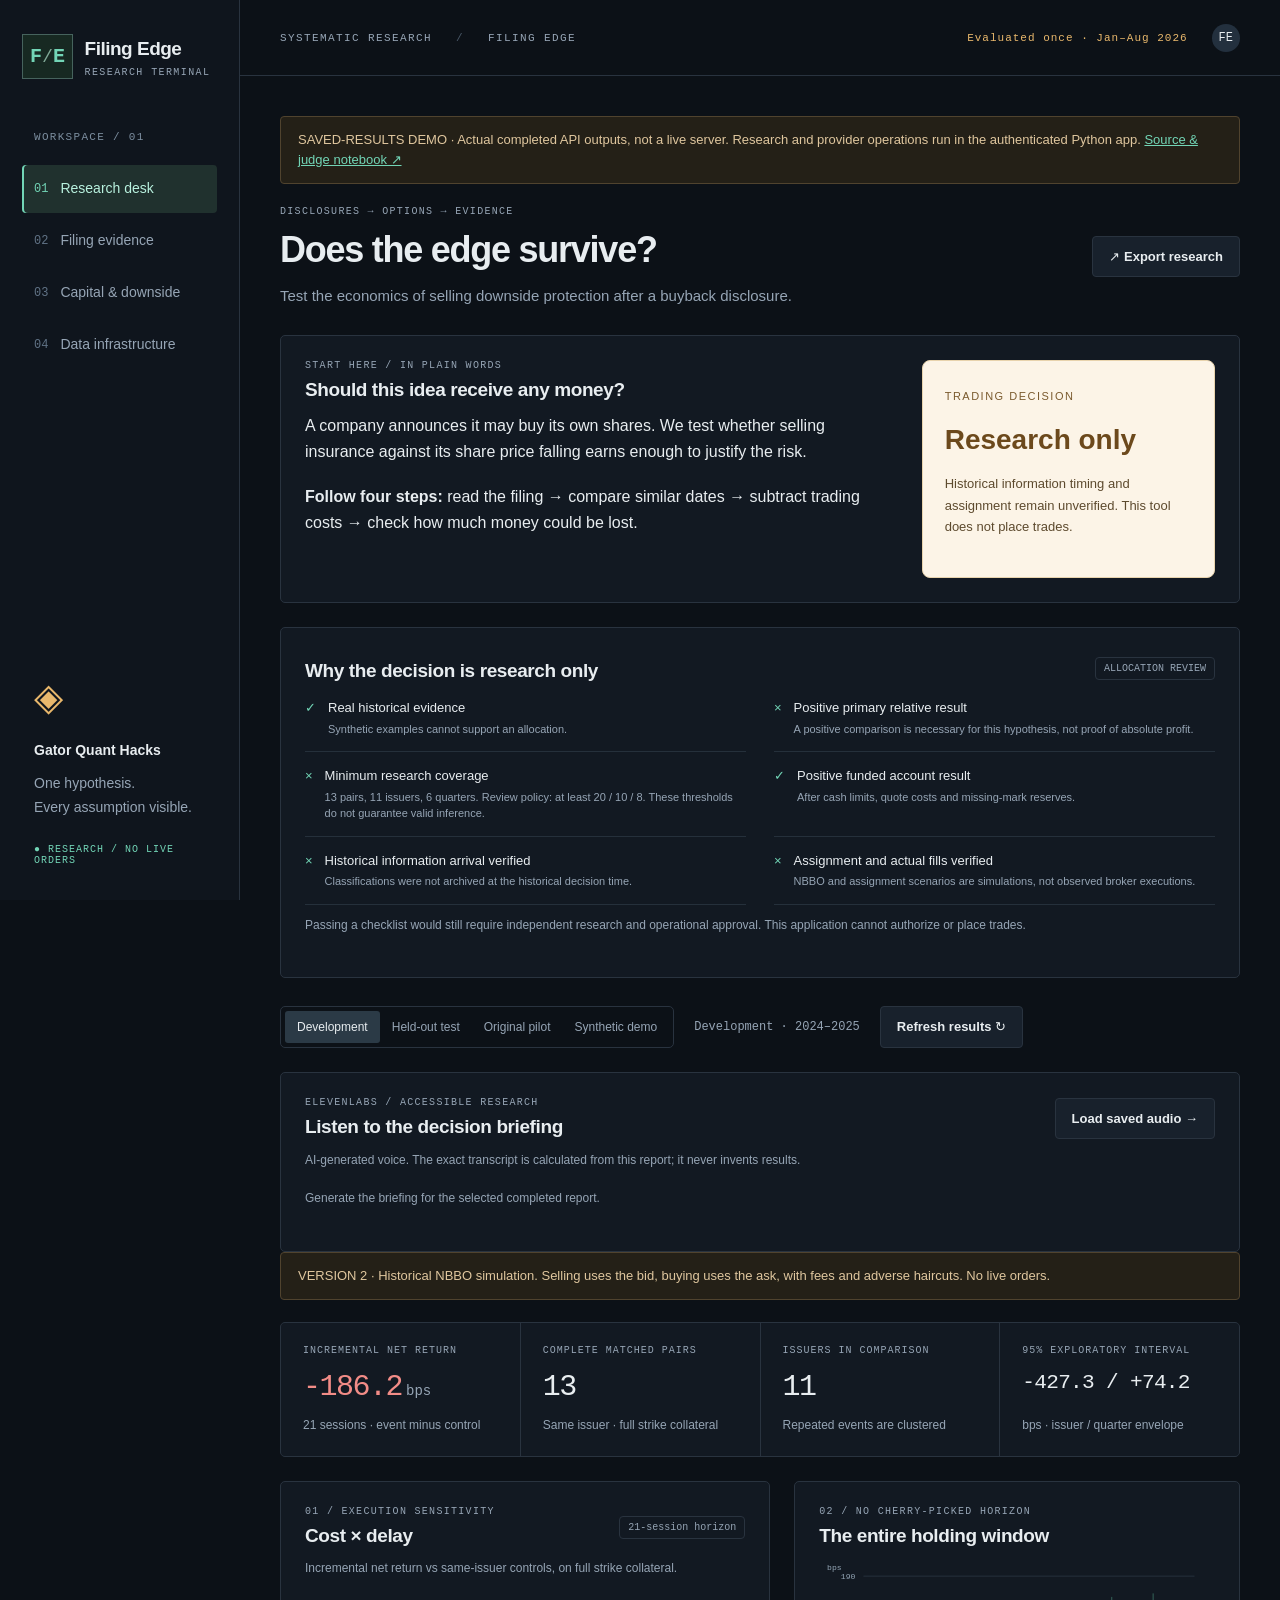
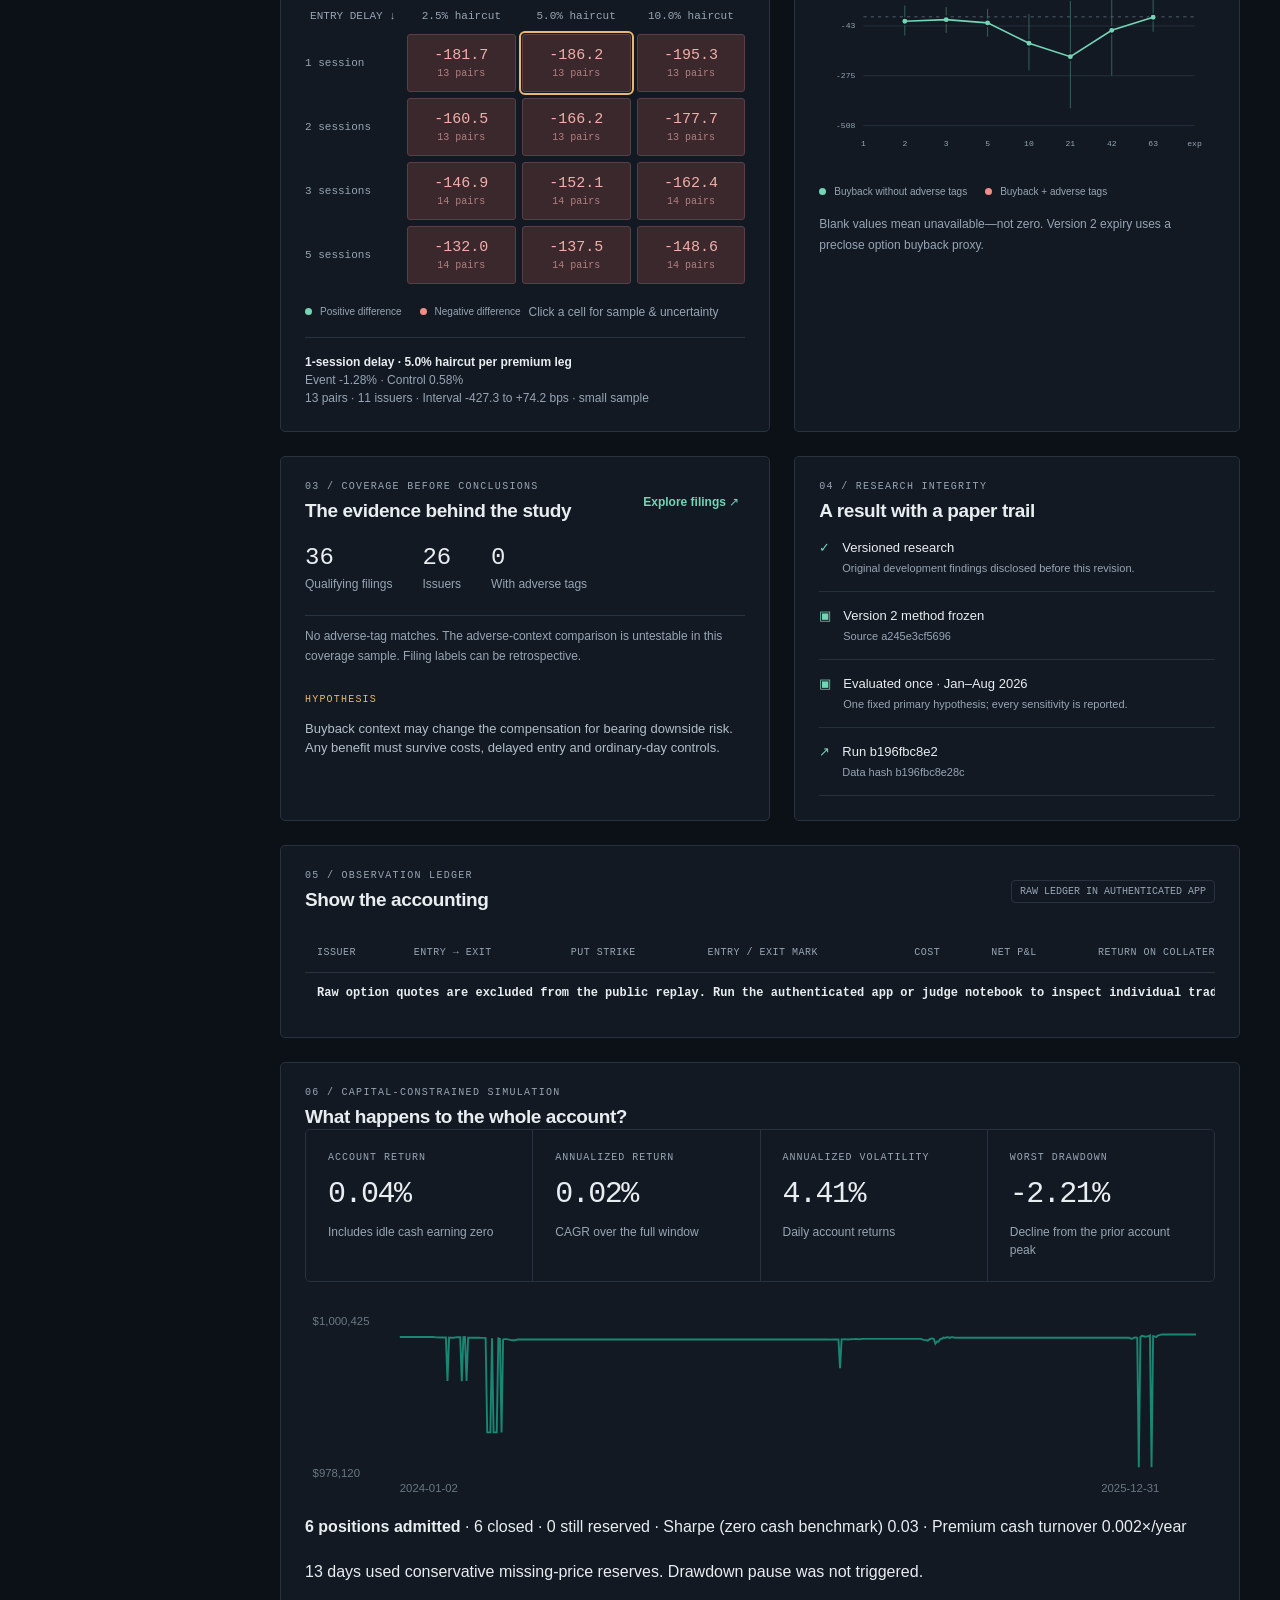
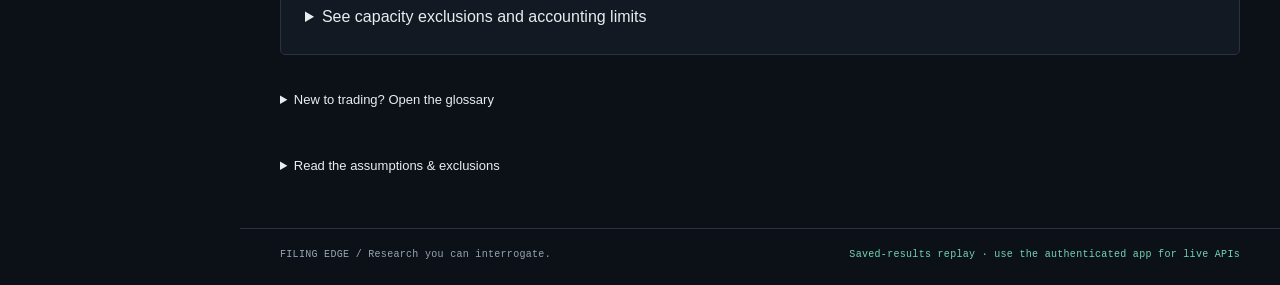
<file: docs/index.html>
<!doctype html>
<html lang="en"><head><meta charset="utf-8"><meta name="viewport" content="width=device-width, initial-scale=1"><title>Filing Edge — Research desk</title><link rel="stylesheet" href="./style.css?v=a81bd8e619d2"><script src="./data.js?v=1dc4855407ba"></script><script src="./replay.js?v=cdb39a8eac13"></script><script src="./app.js?v=4bda9dbcf8ec" defer></script></head>
<body>
<aside class="sidebar"><a class="brand" href="#research" aria-label="Filing Edge research"><span class="mark">F<span>∕</span>E</span><span>Filing Edge<small>RESEARCH TERMINAL</small></span></a>
<div class="nav-label">WORKSPACE / 01</div><nav aria-label="Workspace"><button data-view="research" class="nav active"><span>01</span> Research desk</button><button data-view="evidence" class="nav"><span>02</span> Filing evidence</button><button data-view="capital" class="nav"><span>03</span> Capital & downside</button><button data-view="connections" class="nav"><span>04</span> Data infrastructure</button></nav>
<div class="sidebar-bottom"><div class="orbit">◈</div><strong>Gator Quant Hacks</strong><p>One hypothesis.<br>Every assumption visible.</p><div class="local-badge">● RESEARCH / NO LIVE ORDERS</div></div></aside>
<div class="workspace"><header><div class="breadcrumb">SYSTEMATIC RESEARCH <span>/</span> FILING EDGE</div><div class="header-right"><span class="lock" id="holdoutStatus">▣ HOLDOUT LOCKED</span><span class="avatar">FE</span></div></header>
<main><div class="notice">SAVED-RESULTS DEMO · Actual completed API outputs, not a live server. Research and provider operations run in the authenticated Python app. <a href="https://github.com/srinivaspenumarthi/hack">Source &amp; judge notebook ↗</a></div>
<section id="research" class="view active">
<div class="page-heading"><div><div class="eyebrow">DISCLOSURES → OPTIONS → EVIDENCE</div><h1>Does the edge survive?</h1><p>Test the economics of selling downside protection after a buyback disclosure.</p></div><button class="secondary" id="export">↗ Export research</button></div>
<article class="panel intro"><div><div class="eyebrow">START HERE / IN PLAIN WORDS</div><h2>Should this idea receive any money?</h2><p>A company announces it may buy its own shares. We test whether selling insurance against its share price falling earns enough to justify the risk.</p><p><strong>Follow four steps:</strong> read the filing → compare similar dates → subtract trading costs → check how much money could be lost.</p></div><div class="decision-box"><span>TRADING DECISION</span><strong>Research only</strong><p>Historical information timing and assignment remain unverified. This tool does not place trades.</p></div></article>
<article class="panel wide"><div class="panel-heading"><h2>Why the decision is research only</h2><span class="pill">ALLOCATION REVIEW</span></div><div id="readiness"></div></article>
<div class="toolbar"><div class="segmented" aria-label="Research data source"><button data-mode="v2development" class="selected">Development</button><button data-mode="v2test">Held-out test</button><button data-mode="massive">Original pilot</button><button data-mode="synthetic">Synthetic demo</button></div><span id="period">Development · 2024–2025</span><button class="secondary" id="runStudy">Refresh results ↻</button></div>
<article class="panel wide" id="briefingPanel"><div class="panel-heading"><div><div class="eyebrow">ELEVENLABS / ACCESSIBLE RESEARCH</div><h2>Listen to the decision briefing</h2></div><button class="secondary" id="makeBriefing">Load saved audio →</button></div><p class="subtle">AI-generated voice. The exact transcript is calculated from this report; it never invents results.</p><div id="audioBriefing"></div></article>
<div id="provenance" class="notice"></div>
<div class="metrics" id="metrics"></div>
<div class="research-grid"><article class="panel"><div class="panel-heading"><div><div class="eyebrow">01 / EXECUTION SENSITIVITY</div><h2>Cost × delay</h2></div><span class="pill">21-session horizon</span></div><p class="subtle">Incremental net return vs same-issuer controls, on full strike collateral.</p><div id="heatmap"></div><div class="chart-key"><span class="dot positive"></span> Positive difference <span class="dot negative"></span> Negative difference <span class="subtle">Click a cell for sample & uncertainty</span></div><div id="cellDetail" class="detail-strip"></div></article>
<article class="panel"><div class="panel-heading"><div><div class="eyebrow">02 / NO CHERRY-PICKED HORIZON</div><h2>The entire holding window</h2></div></div><div id="horizonChart" class="chart"></div><div class="chart-key"><span class="dot positive"></span> Buyback without adverse tags <span class="dot negative"></span> Buyback + adverse tags</div><p class="subtle">Blank values mean unavailable—not zero. Version 2 expiry uses a preclose option buyback proxy.</p></article></div>
<div class="research-grid lower"><article class="panel"><div class="panel-heading"><div><div class="eyebrow">03 / COVERAGE BEFORE CONCLUSIONS</div><h2>The evidence behind the study</h2></div><button class="text-button" data-view="evidence">Explore filings ↗</button></div><div id="coverageSummary"></div><div class="hypothesis"><span>HYPOTHESIS</span><p>Buyback context may change the compensation for bearing downside risk. Any benefit must survive costs, delayed entry and ordinary-day controls.</p></div></article>
<article class="panel"><div class="panel-heading"><div><div class="eyebrow">04 / RESEARCH INTEGRITY</div><h2>A result with a paper trail</h2></div></div><div id="integrity"></div></article></div>
<article class="panel wide"><div class="panel-heading"><div><div class="eyebrow">05 / OBSERVATION LEDGER</div><h2>Show the accounting</h2></div><span class="pill" id="ledgerCount"></span></div><div class="table-wrap"><table><thead><tr><th>Issuer</th><th>Entry → exit</th><th>Put strike</th><th>Entry / exit mark</th><th>Cost</th><th>Net P&L</th><th>Return on collateral</th></tr></thead><tbody id="ledger"></tbody></table></div></article>
<article class="panel wide" id="portfolioPanel"><div class="panel-heading"><div><div class="eyebrow">06 / CAPITAL-CONSTRAINED SIMULATION</div><h2>What happens to the whole account?</h2></div></div><div id="portfolioMetrics"></div><div id="equityCurve"></div><div id="portfolioDetail"></div></article>
<details class="method"><summary>New to trading? Open the glossary</summary><div class="glossary"><p><strong>8-K:</strong> a public company filing announcing an important event.</p><p><strong>Buyback:</strong> permission for a company to repurchase its shares. It does not promise that purchases will happen.</p><p><strong>Put:</strong> an option that lets its buyer sell shares at a fixed price. Selling a put creates an obligation to buy those shares.</p><p><strong>Premium:</strong> money received for that obligation. It is not guaranteed profit.</p><p><strong>Strike / collateral:</strong> the agreed purchase price / cash reserved to pay for the shares. One ordinary contract covers 100 shares.</p><p><strong>Control:</strong> a comparison date for the same company, chosen without looking at its later profit.</p><p><strong>Basis point (bps):</strong> 0.01%. A 100 bps return on $10,000 is $100.</p><p><strong>Bid / ask:</strong> quoted prices to sell / buy. Crossing this gap costs money.</p><p><strong>Haircut:</strong> an extra pessimistic adjustment to the option price, beyond the bid/ask spread.</p><p><strong>Horizon / delay:</strong> trading sessions from the filing anchor until exit / until entry.</p><p><strong>Development / held-out test:</strong> data used to design the method / a later window opened after freezing it.</p><p><strong>Uncertainty interval:</strong> a rough range for the estimated difference. If it crosses zero, this analysis does not establish a positive edge.</p><p><strong>Drawdown:</strong> the account's fall from its earlier peak. Sharpe compares average returns with their variability; it does not measure every risk.</p><p><strong>Assignment:</strong> the option seller must buy the shares at the strike. This can occur before expiry.</p></div></details>
<details class="method"><summary>Read the assumptions & exclusions</summary><div id="warnings"></div><p>Version 2 uses historical NBBO snapshots and a cash-secured portfolio model. Fills and early assignment are still simulations. The original pilot uses daily last-trade prices and remains visible as an audit record.</p></details>
</section>
<section id="evidence" class="view"><div class="page-heading"><div><div class="eyebrow">READ THE FILING. FOLLOW THE CLOCK.</div><h1>Evidence, before opinion.</h1><p>Exact excerpts joined by filing accession. Gemini explains; it never chooses the signal.</p></div><button class="secondary" data-job="coverage">Refresh coverage ↻</button></div><div class="notice">Historical tag availability is unverified. The next-session timestamp below is an explicit research assumption.</div><div class="evidence-layout"><article class="panel filing-list"><label for="filingSearch">Find an issuer</label><input id="filingSearch" placeholder="Search ticker or category…"><div id="filingList"></div></article><article class="panel" id="filingDetail"></article></div></section>
<section id="capital" class="view"><div class="page-heading"><div><div class="eyebrow">PREMIUM IS SMALL. THE OBLIGATION IS NOT.</div><h1>Know what you can lose.</h1><p>Cash-secured put sizing and expiry stress scenarios. Hypothetical inputs, no live trade.</p></div></div><div class="capital-layout"><article class="panel"><h2>Define the position</h2><form id="capitalForm"><label>Account value ($)<input name="account" type="number" min="1" value="100000" required></label><div class="form-pair"><label>Reference stock price ($)<input name="spot" type="number" min="0.01" step="0.01" value="100" required></label><label>Put strike ($)<input name="strike" type="number" min="0.01" step="0.01" value="95" required></label></div><label>Premium per share ($)<input name="premium" type="number" min="0" step="0.01" value="2" required></label><label>Maximum capital allocation (%)<input name="allocation" type="number" min="1" max="100" value="20" required></label><button class="primary" type="submit">Stress this position →</button></form><p class="subtle">One contract = 100 shares. Full strike collateral is reserved; premium is not recycled into buying power.</p></article><article class="panel"><div class="panel-heading"><h2>Downside is a dollar amount</h2><span class="pill">EXPIRY SCENARIOS</span></div><div id="capitalResult"></div></article></div></section>
<section id="connections" class="view"><div class="page-heading"><div><div class="eyebrow">USEFUL INTEGRATIONS. VERIFIABLE WORK.</div><h1>The research infrastructure.</h1><p>Provider checks reflect actual responses. Credentials stay on the server.</p></div><button class="primary" data-job="check">Check connections ↻</button></div><div id="providers" class="providers"></div><article class="panel wide"><div class="panel-heading"><div><div class="eyebrow">TIGER DATA / TIMESCALEDB</div><h2>Persist the experiment</h2></div><div class="button-row"><button class="secondary" data-job="database-init">Initialize tables</button><button class="primary" id="syncDatabase">Sync current study →</button></div></div><p class="subtle">A hypertable stores option contract sessions. A continuous aggregate serves daily activity. Synthetic and market data retain distinct source labels.</p><div id="database"></div><button class="secondary" id="loadDatabase">Read saved Timescale aggregates →</button><div id="databaseLive"></div></article><article class="panel wide"><h2>What stays locked</h2><p>The held-out window is evaluated through the frozen judge command, never by selecting a winning dashboard setting. Databento remains metadata-only because this challenge limits the market datasets. Provider credentials and research operations require authenticated access.</p></article></section>
<div id="toast" role="status" aria-live="polite"></div>
</main><footer><span>FILING EDGE <span class="muted">/</span> Research you can interrogate.</span><span id="jobStatus">Ready</span></footer></div>
</body></html>
</file>
<file: docs/style.css>
:root{color-scheme:dark;--bg:#0c1117;--panel:#121922;--border:#29333f;--text:#e8edf0;--muted:#96a5b5;--green:#72d5b6;--red:#f28c87;--amber:#e9b86c;--mono:ui-monospace,SFMono-Regular,Consolas,monospace;--sans:-apple-system,BlinkMacSystemFont,"Segoe UI",sans-serif}*{box-sizing:border-box}body{margin:0;background:var(--bg);color:var(--text);font:16px/1.5 var(--sans)}button,input{font:inherit}button,a,input{outline-offset:4px}button{cursor:pointer}button:disabled{opacity:.45;cursor:wait}button{color:var(--text)}a{color:var(--green)}.sidebar{width:240px;position:fixed;inset:0 auto 0 0;background:#0f151d;border-right:1px solid var(--border);padding:34px 22px;display:flex;flex-direction:column;z-index:10}.brand{color:var(--text);display:flex;align-items:center;gap:12px;text-decoration:none;font-weight:650;font-size:19px;letter-spacing:-.5px}.brand small{display:block;font:10px var(--mono);letter-spacing:1.4px;color:var(--muted);margin-top:4px}.mark{font:700 20px var(--mono);border:1px solid #46635d;background:#172922;padding:10px 7px;color:var(--green)}.mark span{color:#81a998}.nav-label{color:#7c8e9f;font:11px var(--mono);letter-spacing:1.3px;margin:52px 12px 18px}.nav{display:flex;gap:12px;width:100%;background:none;border:0;text-align:left;padding:13px 12px;font-size:14px;color:var(--muted);margin:4px 0;border-radius:4px}.nav span{font:12px var(--mono);line-height:22px;color:#617386}.nav:hover{background:#19212b}.nav.active{background:#20312e;color:#b8f1de;box-shadow:inset 2px 0 var(--green)}.nav.active span{color:var(--green)}.sidebar-bottom{margin-top:auto;padding:24px 12px 0}.orbit{font-size:38px;color:var(--amber);margin-bottom:12px}.sidebar-bottom strong{font-size:14px}.sidebar-bottom p{color:var(--muted);font-size:14px;line-height:1.7}.local-badge{margin-top:24px;font:10px var(--mono);letter-spacing:1px;color:var(--green)}.workspace{margin-left:240px}header{height:76px;border-bottom:1px solid var(--border);padding:0 40px;display:flex;align-items:center;justify-content:space-between}.breadcrumb{font:11px var(--mono);letter-spacing:1.4px;color:var(--muted)}.breadcrumb span{margin:0 16px;color:#4a5968}.header-right{display:flex;align-items:center;gap:24px}.lock{font:11px var(--mono);letter-spacing:1px;color:var(--amber)}.avatar{background:#23303e;padding:7px;font:12px var(--mono);border-radius:50%}main{max-width:1650px;margin:auto;padding:40px}h1{font-size:36px;line-height:1.15;letter-spacing:-1.25px;font-weight:560;margin:12px 0 14px}h2{font-size:19px;line-height:1.3;font-weight:570;letter-spacing:-.4px;margin:7px 0 10px}p{margin:10px 0 18px}.page-heading{display:flex;justify-content:space-between;align-items:center;gap:24px;margin-bottom:28px}.page-heading p{font-size:15px;color:var(--muted);margin-bottom:0}.eyebrow{font:10px var(--mono);letter-spacing:1.3px;color:var(--muted)}.primary,.secondary,.text-button{border:1px solid var(--border);padding:10px 16px;border-radius:4px;font-size:13px;font-weight:550;white-space:nowrap}.primary{background:var(--green);color:#0b211a;border-color:var(--green)}.primary:hover{background:#a0e9d1}.secondary{background:#18212c}.secondary:hover{background:#263343}.text-button{background:none;border-color:transparent;color:var(--green);padding:5px;font-size:12px}.toolbar{display:flex;align-items:center;gap:20px;margin:28px 0 20px}.toolbar>span{font:12px var(--mono);color:var(--muted)}.toolbar>.primary{margin-left:auto}.segmented{display:flex;border:1px solid var(--border);padding:4px;border-radius:5px}.segmented button{border:0;background:none;font-size:12px;padding:7px 12px;color:var(--muted);border-radius:3px}.segmented .selected{background:#2b3a46;color:var(--text)}.notice{padding:13px 17px;font-size:13px;color:#dfc69e;background:#242017;border:1px solid #50432e;border-radius:4px;margin-bottom:22px;line-height:1.55}.notice.market{color:#adc3d4;background:#17202b;border-color:#34495b}.metrics{display:grid;grid-template-columns:repeat(4,1fr);gap:1px;background:var(--border);border:1px solid var(--border);border-radius:5px;overflow:hidden;margin-bottom:24px}.metric{background:var(--panel);padding:22px}.metric-label{font:10px var(--mono);text-transform:uppercase;letter-spacing:1px;color:var(--muted)}.metric-value{font:30px var(--mono);letter-spacing:-1.5px;margin:14px 0 9px}.metric-value small{font-size:14px;letter-spacing:0;margin-left:4px;color:var(--muted)}.metric-note{font-size:12px;color:var(--muted)}.positive{color:var(--green)}.negative{color:var(--red)}.research-grid{display:grid;grid-template-columns:1.1fr 1fr;gap:24px;margin:24px 0}.panel{background:var(--panel);border:1px solid var(--border);padding:24px;border-radius:5px;min-width:0}.panel-heading{display:flex;justify-content:space-between;align-items:center;gap:12px}.panel-heading h2{margin-bottom:0}.pill{font:10px var(--mono);color:var(--muted);border:1px solid var(--border);padding:5px 8px;border-radius:4px;white-space:nowrap}.subtle{font-size:12px;color:var(--muted);line-height:1.7}.heatmap{display:grid;grid-template-columns:96px repeat(3,1fr);gap:6px;margin:25px 0 18px}.heat-head{font:11px var(--mono);text-align:center;color:var(--muted);padding:6px 0}.heat-axis{font:11px var(--mono);color:var(--muted);display:flex;align-items:center}.cell{padding:12px 6px;min-height:56px;border:1px solid #36524b;border-radius:3px;background:#1d3b33;color:#9fe3ca;font:15px var(--mono)}.cell small{display:block;font:10px var(--mono);opacity:.65;margin-top:4px}.cell.negative{background:#3b282c;color:#f4aeaa;border-color:#594047}.cell.empty{background:#19222c;border-color:var(--border);color:#718294}.cell.active{outline:2px solid var(--amber);outline-offset:1px}.chart-key{display:flex;gap:8px;align-items:center;flex-wrap:wrap;color:var(--muted);font-size:10px;margin:15px 0}.dot{display:inline-block;width:7px;height:7px;border-radius:50%;background:currentColor}.chart-key .dot:not(:first-child){margin-left:10px}.detail-strip{border-top:1px solid var(--border);padding-top:15px;font-size:12px;color:var(--muted);min-height:66px}.detail-strip strong{color:var(--text)}.chart{padding-top:12px}.chart svg{width:100%;height:auto;min-height:190px;overflow:visible}.chart text{font:10px var(--mono);fill:#93a5b5}.chart .grid{stroke:#2a3642;stroke-width:1}.chart .zero{stroke:#5b6d7d;stroke-dasharray:4 5}.chart .line{stroke:var(--green);fill:none;stroke-width:2}.chart .line.adverse{stroke:var(--red)}.chart circle{fill:var(--green);stroke:var(--panel);stroke-width:2}.chart circle.adverse{fill:var(--red)}.chart .band{stroke:#3c7666;stroke-width:1}.coverage-stats{display:flex;gap:30px;border-bottom:1px solid var(--border);padding:20px 0}.coverage-stats strong{font:24px var(--mono);display:block}.coverage-stats span{font-size:12px;color:var(--muted)}.hypothesis{margin-top:18px}.hypothesis>span{font:10px var(--mono);letter-spacing:1.2px;color:var(--amber)}.hypothesis p{font-size:13px;color:#b0bfca;margin-bottom:0}.integrity-row{display:flex;gap:12px;padding:14px 0;border-bottom:1px solid #25303b;font-size:13px}.integrity-row>span:first-child{color:var(--green)}.integrity-row small{display:block;color:var(--muted);font-size:11px;margin-top:3px}.integrity-row strong{font-weight:500}.wide{margin-top:24px}.table-wrap{overflow-x:auto;margin-top:24px}table{width:100%;border-collapse:collapse;white-space:nowrap;text-align:left;font:12px var(--mono)}th{font:10px var(--mono);text-transform:uppercase;letter-spacing:.5px;color:var(--muted);padding:10px 12px 14px;border-bottom:1px solid var(--border)}td{padding:13px 12px;border-bottom:1px solid #23303c}td:first-child{font-weight:600}tr:last-child td{border:0}.empty-state{padding:45px 16px;color:var(--muted);text-align:center;font-size:14px}.empty-state strong{font-weight:500;color:var(--text);display:block;margin-bottom:10px}.method{font-size:13px;color:var(--muted);margin-top:24px;line-height:1.7}.method summary{cursor:pointer;padding:10px 0;color:var(--text)}.view{display:none}.view.active{display:block}.evidence-layout{display:grid;grid-template-columns:280px 1fr;gap:24px}.filing-list{padding:18px;max-height:850px;overflow:auto}label{font-size:12px;color:var(--muted);display:block}input{width:100%;padding:12px;background:#0d141d;border:1px solid #394755;color:var(--text);border-radius:4px;margin:6px 0 18px;min-width:0;font-size:14px}input:focus{outline:1px solid var(--green);border-color:var(--green)}.filing-item{padding:15px 10px;background:none;color:var(--text);border:0;border-top:1px solid var(--border);display:flex;align-items:center;justify-content:space-between;width:100%;text-align:left;font-size:14px}.filing-item small{font:11px var(--mono);color:var(--muted);display:block;margin-top:4px}.filing-item.selected{background:#213630;border-left:2px solid var(--green)}.filing-title{font-size:29px;letter-spacing:-1px;margin:10px 0}.tag{font:11px var(--mono);border:1px solid #374959;background:#1b2b38;padding:5px 8px;display:inline-block;margin:4px;overflow-wrap:anywhere;max-width:100%}.timeline{display:grid;grid-template-columns:repeat(3,1fr);gap:16px;border-block:1px solid var(--border);margin:24px 0;padding:22px 0}.timeline span{font:10px var(--mono);color:var(--muted);display:block;margin-bottom:7px}.timeline strong{font:14px var(--mono);color:var(--amber)}blockquote{border-left:2px solid var(--green);margin:14px 0 22px;padding:6px 0 6px 18px;color:#c6d2db;font-size:14px;line-height:1.8;white-space:pre-wrap;overflow-wrap:anywhere}.disclosure-label{font:11px var(--mono);color:var(--muted);text-transform:uppercase;margin-top:24px;overflow-wrap:anywhere}.explanation{margin-top:28px;border-top:1px solid var(--border);padding-top:22px}.explanation p,.explanation li{font-size:14px;color:#bac8d3}.button-row{display:flex;gap:10px;align-items:center}.capital-layout{display:grid;grid-template-columns:350px 1fr;gap:24px}.form-pair{display:flex;gap:16px}.form-pair label{flex:1;min-width:0}form{margin-top:22px}form .primary{width:100%;margin-bottom:14px}.capital-metrics{display:grid;grid-template-columns:repeat(3,1fr);gap:18px;margin:24px 0}.capital-metrics strong{font:25px var(--mono);display:block;margin-top:8px}.capital-metrics span{font-size:11px;color:var(--muted)}.providers{display:grid;grid-template-columns:repeat(2,1fr);gap:24px}.provider-title{display:flex;align-items:center;justify-content:space-between}.provider-title h2{font-size:23px}.status{font:10px var(--mono);text-transform:uppercase;color:var(--amber)}.status.connected{color:var(--green)}.providers .panel p{font-size:13px;color:var(--muted)}.providers .purpose{color:var(--text)!important}.db-summary{display:flex;gap:28px;margin-top:24px;flex-wrap:wrap}.db-summary strong{font:23px var(--mono);display:block}.db-summary small{color:var(--muted);font-size:12px}.muted{color:var(--muted)}footer{border-top:1px solid var(--border);padding:20px 40px;display:flex;justify-content:space-between;gap:20px;font:10px var(--mono);color:var(--muted);letter-spacing:.3px}#jobStatus{color:var(--green)}#toast{position:fixed;right:25px;bottom:25px;max-width:480px;background:#22372f;border:1px solid #487763;color:#dcf4e9;border-radius:5px;padding:15px 20px;font-size:14px;box-shadow:0 10px 30px #0007;z-index:100;display:none}#toast.show{display:block}#toast.error{background:#42272c;border-color:#86515a;color:#f7d8da}@media(min-width:1600px){main{padding:48px 55px}.panel{padding:28px}.cell{min-height:64px;padding:16px}}@media(max-width:1200px){.sidebar{width:200px;padding:30px 14px}.workspace{margin-left:200px}main{padding:28px}.research-grid{gap:16px;grid-template-columns:1fr 1fr}.panel{padding:18px}.panel-heading{align-items:flex-start;flex-wrap:wrap}.metric{padding:16px}.metric-value{font-size:24px}.toolbar{flex-wrap:wrap}.capital-layout{grid-template-columns:300px 1fr}}@media(max-width:950px){.sidebar{width:70px;padding:22px 10px}.brand>span:last-child,.nav-label,.sidebar-bottom{display:none}.brand{justify-content:center}.mark{font-size:15px}.nav{font-size:0;justify-content:center;padding:12px 0}.nav span{font-size:14px}.workspace{margin-left:70px}.sidebar nav{margin-top:40px}.research-grid,.capital-layout{grid-template-columns:1fr}.metrics{grid-template-columns:repeat(2,1fr)}.evidence-layout{grid-template-columns:230px 1fr}.page-heading{align-items:flex-start}header{padding:0 28px}.providers{gap:16px}}@media(max-width:640px){main{padding:22px 16px}.page-heading{display:block}h1{font-size:29px}.page-heading>.secondary{margin-top:20px}.toolbar{gap:12px}.toolbar>.primary{width:100%}.toolbar>span{font-size:10px}.metric{padding:16px 12px}.metric-value{font-size:23px}.evidence-layout,.providers{grid-template-columns:1fr}.filing-list{max-height:250px}.timeline{gap:8px}.timeline strong{font-size:11px}.capital-metrics{gap:8px}.capital-metrics strong{font-size:20px}.button-row{flex-wrap:wrap}header{padding:0 16px;height:60px}.breadcrumb{font-size:9px;letter-spacing:0}.breadcrumb span{margin:0 4px}.header-right .avatar{display:none}.lock{font-size:9px}.header-right{gap:10px}footer{padding:16px;flex-direction:column}.heatmap{grid-template-columns:65px repeat(3,1fr)}.heat-axis{font-size:10px}.panel{padding:16px}#toast{right:15px;left:85px}.metric-label{font-size:9px}.coverage-stats{gap:22px}}

.metric-value.interval{font-size:clamp(17px,1.65vw,25px);letter-spacing:-.7px;overflow-wrap:anywhere}.metric-value{min-height:37px}.heatmap .cell:focus-visible{outline:2px solid var(--amber)}
.intro{display:grid;grid-template-columns:2fr 1fr;gap:30px;margin-bottom:22px}.intro p{line-height:1.65;max-width:750px}.decision-box{background:#fcf4e7;border:1px solid #e8d3ad;padding:22px;border-radius:8px}.decision-box span{font-size:11px;letter-spacing:1.5px;color:#7a5a2e}.decision-box strong{display:block;font-size:28px;margin:12px 0;color:#6c491c}.decision-box p{font-size:13px}.segmented{flex-wrap:wrap}audio{width:min(100%,600px)}.glossary{display:grid;grid-template-columns:1fr 1fr;gap:0 28px}.equity-line{stroke:#198773;stroke-width:2;fill:none}#equityCurve svg{width:100%;font-size:12px;fill:#687985}#portfolioDetail{line-height:1.7}#portfolioPanel[hidden]{display:none}#databaseLive{margin-top:20px}@media(max-width:900px){.intro,.glossary{grid-template-columns:1fr}.intro{gap:12px}.decision-box strong{font-size:23px}}

.decision-box p{color:#5d4a2e}

.readiness-grid{display:grid;grid-template-columns:1fr 1fr;gap:0 28px}@media(max-width:900px){.readiness-grid{grid-template-columns:1fr}}
</file>
